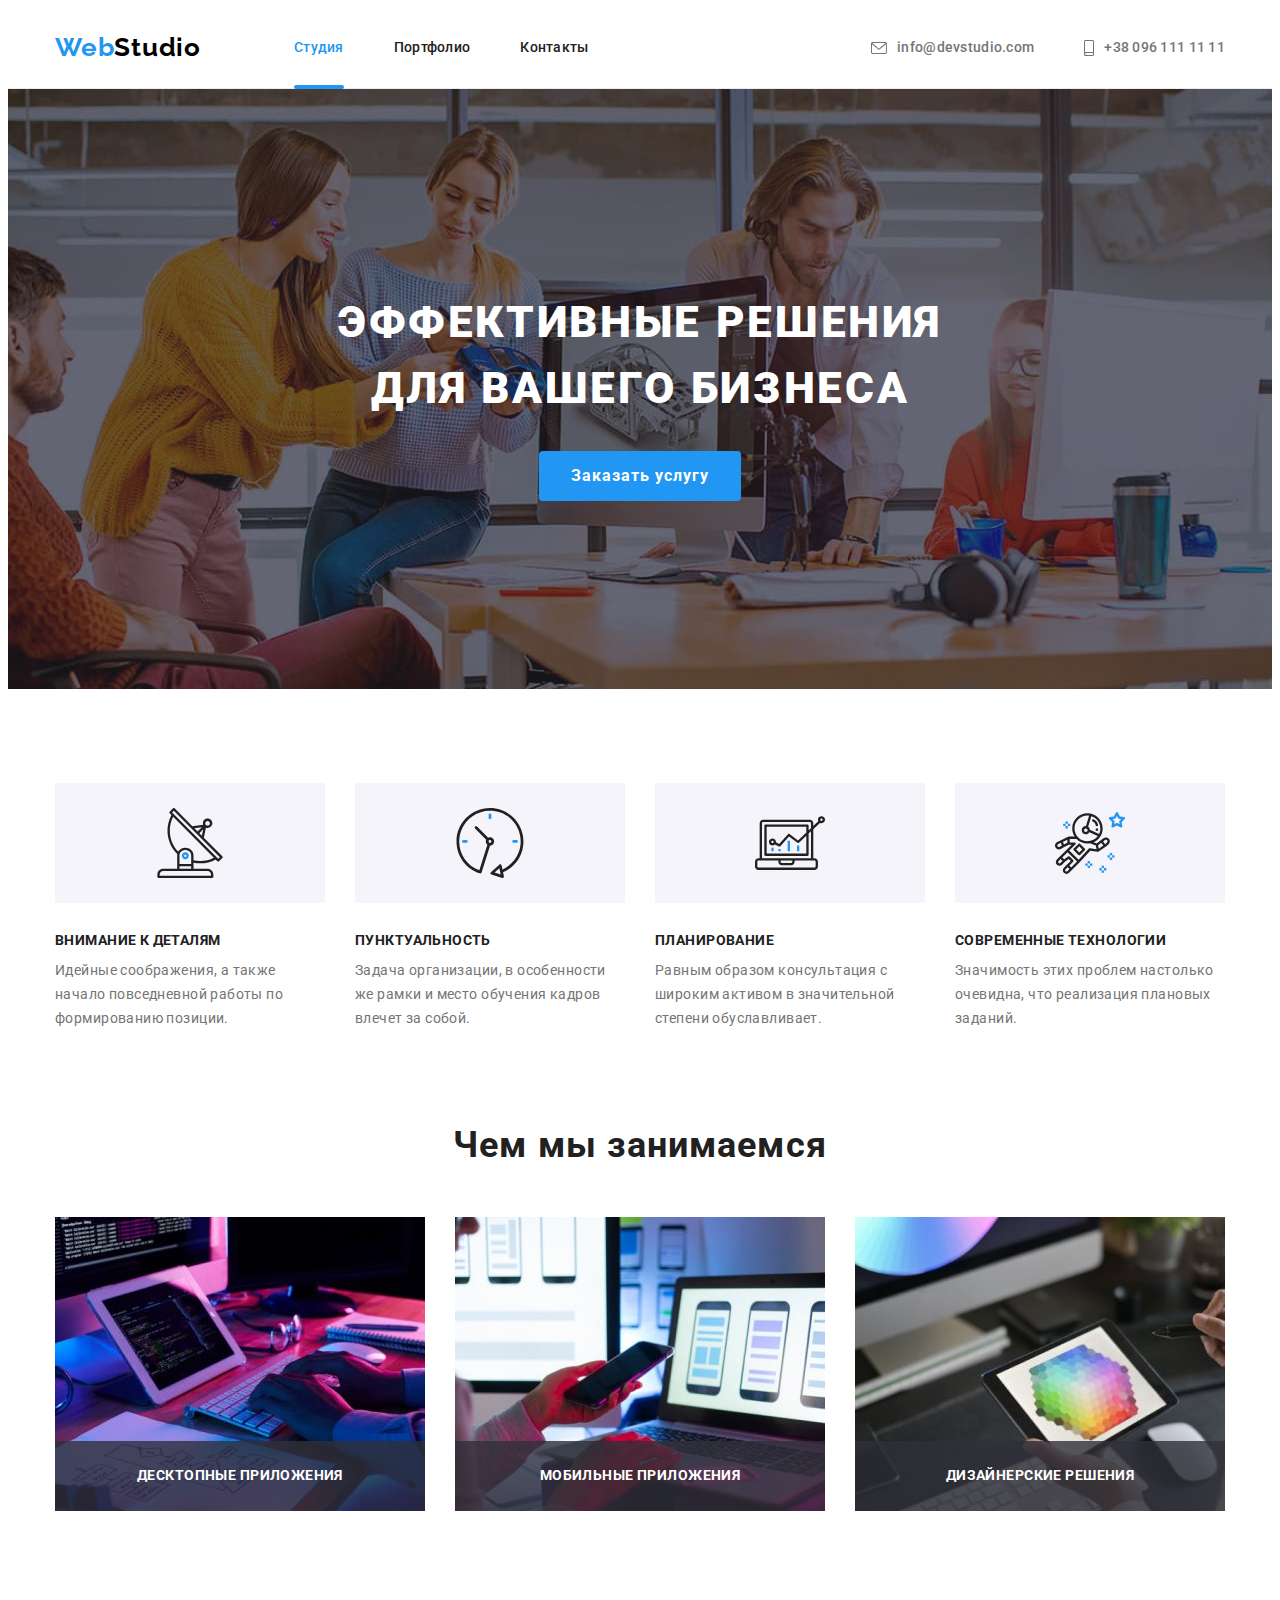
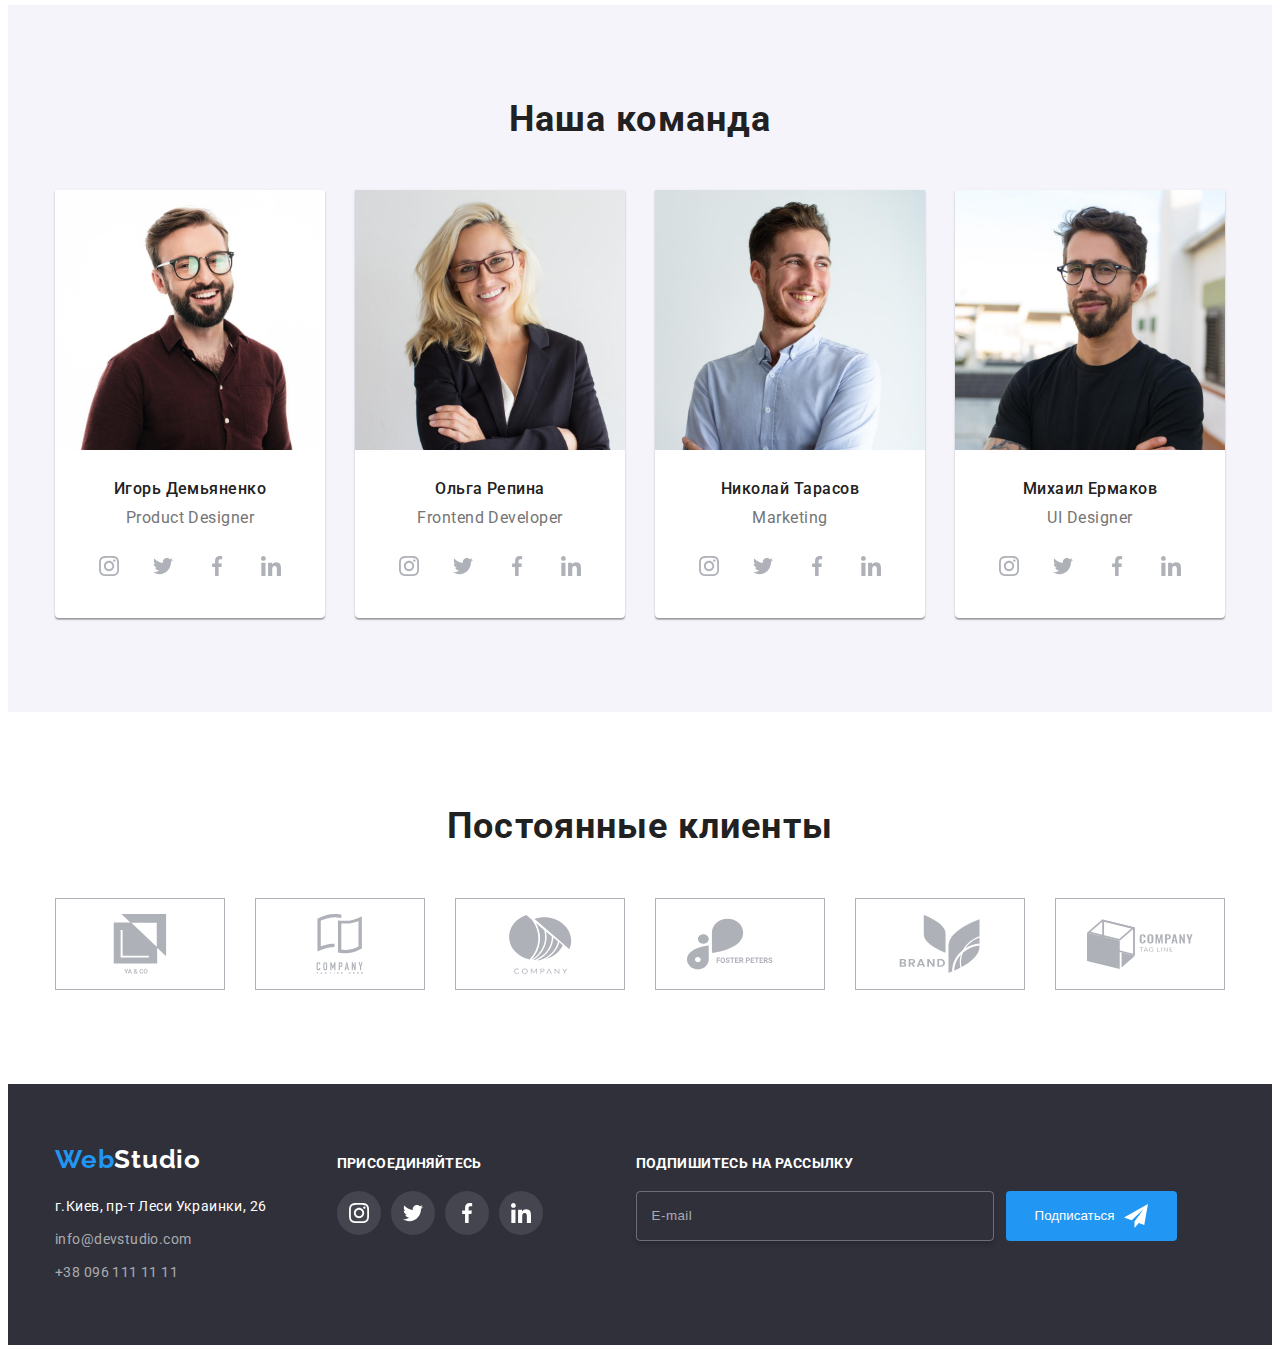
<file: index.html>
<!DOCTYPE html>
<html lang="ru">
<head>
    <meta charset="UTF-8">
    <meta http-equiv="X-UA-Compatible" content="IE=edge">
    <meta name="viewport" content="width=device-width, initial-scale=1.0">
    <title>WebStudio</title>
    <link rel="preconnect" href="https://fonts.googleapis.com">
    <link rel="preconnect" href="https://fonts.gstatic.com" crossorigin>
    <link href="https://fonts.googleapis.com/css2?family=Raleway:wght@700&family=Roboto:wght@400;500;700;900&display=swap"
          rel="stylesheet">
    <link rel="stylesheet" href="https://cdnjs.cloudflare.com/ajax/libs/modern-normalize/1.1.0/modern-normalize.min.css"
          integrity="sha512-wpPYUAdjBVSE4KJnH1VR1HeZfpl1ub8YT/NKx4PuQ5NmX2tKuGu6U/JRp5y+Y8XG2tV+wKQpNHVUX03MfMFn9Q=="
          crossorigin="anonymous" referrerpolicy="no-referrer" />
    <link rel="stylesheet" href="./css/slyles.css">
</head>

<body>
    
    <header class="page-header">
        <div class="container header-container">
            <!-- Логотип -->
            <a href="./index.html" class="logo">Web<span>Studio</span></a>
            <!-- Навигация -->
            <nav>
                <ul class="site-nav list">
                    <li class="item"><a href="./index.html" class="site-nav-link current">Студия</a></li>
                    <li class="item"><a href="./portfolio.html" class="site-nav-link">Портфолио</a></li>
                    <li class="item"><a href="" class="site-nav-link">Контакты</a></li>
                </ul>
            </nav> 
            <!-- Контакты -->
            <ul class="contacts list">
                <li class="contacts-item">
                    <a href="mailto:info@devstudio.com" class="contacts-link">
                        <svg class="contacts-icon" width="16px" height="12px">
                            <use href="./images/icons.svg#icon-envelope"></use>
                        </svg>info@devstudio.com
                    </a>
                </li>
                <li class="contacts-item">
                    <a href="tel:+380961111111" class="contacts-link">
                        <svg class="contacts-icon" width="10px" height="16px">
                            <use href="./images/icons.svg#icon-smartphone"></use>
                        </svg> +38 096 111 11 11 
                    </a>
                </li>
            </ul>
        </div>
    </header>
    
    <main>
        <!-- Секция Герой -->
        <section class="section hero">
            <div class="container">
                <h1 class="hero-title">Эффективные решения для вашего бизнеса</h1>
                <button type="button" class="hero-button" data-modal-open>Заказать услугу</button> 
            </div>
        </section>
        <!-- Секция Особенности -->
        <section class="section features-section">
            <div class="container">
                <h2 class="features-title visually-hidden">Наши преимущества</h2>
                <ul class="features list"> 
                    <li class="features-item"> 
                        <div class="features-icon-box">
                            <svg class="features-icon" width="70px" height="70px">
                                <use href="./images/icons.svg#icon-antenna"></use>
                            </svg>
                        </div>
                        <h3 class="caption">Внимание к деталям</h3>
                        <p class="desc">Идейные соображения, а также начало повседневной работы по формированию позиции.</p>
                    </li> 
                    <li class="features-item">
                        <div class="features-icon-box">
                            <svg class="features-icon" width="70px" height="70px">
                                <use href="./images/icons.svg#icon-clock"></use>
                            </svg>
                        </div>
                        <h3 class="caption">Пунктуальность</h3>
                        <p class="desc">Задача организации, в особенности же рамки и место обучения кадров влечет за собой.</p>
                    </li>
                    <li class="features-item">
                        <div class="features-icon-box">
                            <svg class="features-icon" width="70px" height="70px">
                                <use href="./images/icons.svg#icon-diagram"></use>
                            </svg>
                        </div>
                        <h3 class="caption">Планирование</h3>
                        <p class="desc">Равным образом консультация с широким активом в значительной степени обуславливает.</p>
                    </li>
                    <li class="features-item">
                        <div class="features-icon-box">
                            <svg class="features-icon" width="70px" height="70px">
                                <use href="./images/icons.svg#icon-astronaut"></use>
                            </svg>
                        </div>
                        <h3 class="caption">Современные технологии</h3>
                        <p class="desc">Значимость этих проблем настолько очевидна, что реализация плановых заданий.</p>
                    </li>   
                </ul>
            </div>
        </section>
        <!-- Секция Чем мы занимаемся -->
        <section class="section product-section">
            <div class="container">
                <h2 class="product-title">Чем мы занимаемся</h2>
                <ul class="product list">
                    <li class="product-item">
                        <div class="product-thumb">
                            <img src="./images/box1.jpg" alt="Монитор" width="370"/>
                            <h3 class="caption">Десктопные приложения</h3>
                        </div>
                    </li>
                    <li class="product-item">
                        <div class="product-thumb">
                            <img src="./images/box2.jpg" alt="Телефон" width="370"/>
                            <h3 class="caption">Мобильные приложения</h3>
                        </div>
                    </li>   
                    <li class="product-item">
                        <div class="product-thumb">
                            <img src="./images/box3.jpg" alt="Планшет" width="370"/>
                            <h3 class="caption">Дизайнерские решения</h3>
                        </div>
                    </li>
                </ul>
            </div>
        </section>
        <!-- Секция Наша команда -->
        <section class="section team-section">
            <div class="container">
                <h2 class="team-title">Наша команда</h2>
                <ul class="team list">
                    <li class="team-card"> 
                        <img class="photo" src="./images/photo1.jpg" alt="Фото дизайнера" width="270"/>
                        <div class="team-item">
                            <h3 class="name">Игорь Демьяненко</h3>
                            <p class="text">Product Designer</p>
                            <ul class="team-contacts list">
                                <li class="team-socialmedia">
                                    <a class="socialmedia-link">
                                        <svg class="team-icon"  width="20px" height="20px">
                                            <use href="./images/icons.svg#icon-instagram"></use>
                                        </svg>
                                    </a>
                                </li>
                                <li class="team-socialmedia">
                                    <a class="socialmedia-link">
                                        <svg class="team-icon" width="20px" height="20px">
                                            <use href="./images/icons.svg#icon-twitter"></use>
                                        </svg>
                                    </a>
                                </li>
                                <li class="team-socialmedia">
                                    <a class="socialmedia-link">
                                        <svg class="team-icon" width="20px" height="20px">
                                            <use href="./images/icons.svg#icon-facebook"></use>
                                        </svg>
                                    </a>
                                </li>
                                <li class="team-socialmedia">
                                    <a class="socialmedia-link">
                                        <svg class="team-icon" width="20px" height="20px">
                                            <use href="./images/icons.svg#icon-linkedin"></use>
                                        </svg>
                                    </a>
                                </li>
                            </ul>
                        </div>
                    </li>
                    <li class="team-card">
                        <img class="photo" src="./images/photo2.jpg" alt="Фото разработчика" width="270" />
                        <div class="team-item">
                            <h3 class="name">Ольга Репина</h3>
                            <p class="text">Frontend Developer</p>
                            <ul class="team-contacts list">
                                <li class="team-socialmedia">
                                    <a class="socialmedia-link">
                                        <svg class="team-icon" width="20px" height="20px">
                                            <use href="./images/icons.svg#icon-instagram"></use>
                                        </svg>
                                    </a>
                                </li>
                                <li class="team-socialmedia">
                                    <a class="socialmedia-link">
                                        <svg class="team-icon" width="20px" height="20px">
                                            <use href="./images/icons.svg#icon-twitter"></use>
                                        </svg>
                                    </a>
                                </li>
                                <li class="team-socialmedia">
                                    <a class="socialmedia-link">
                                        <svg class="team-icon" width="20px" height="20px">
                                            <use href="./images/icons.svg#icon-facebook"></use>
                                        </svg>
                                    </a>
                                </li>
                                <li class="team-socialmedia">
                                    <a class="socialmedia-link">
                                        <svg class="team-icon" width="20px" height="20px">
                                            <use href="./images/icons.svg#icon-linkedin"></use>
                                        </svg>
                                    </a>
                                </li>
                            </ul>
                        </div>
                    </li>
                    <li class="team-card">
                        <img class="photo" src="./images/photo3.jpg" alt="Фото специалиста по маркетингу" width="270" />
                        <div class="team-item">
                            <h3 class="name">Николай Тарасов</h3>
                            <p class="text">Marketing</p>
                            <ul class="team-contacts list">
                                <li class="team-socialmedia">
                                    <a class="socialmedia-link">
                                        <svg class="team-icon" width="20px" height="20px">
                                            <use href="./images/icons.svg#icon-instagram"></use>
                                        </svg>
                                    </a>
                                </li>
                                <li class="team-socialmedia">
                                    <a class="socialmedia-link">
                                        <svg class="team-icon" width="20px" height="20px">
                                            <use href="./images/icons.svg#icon-twitter"></use>
                                        </svg>
                                    </a>
                                </li>
                                <li class="team-socialmedia">
                                    <a class="socialmedia-link">
                                        <svg class="team-icon" width="20px" height="20px">
                                            <use href="./images/icons.svg#icon-facebook"></use>
                                        </svg>
                                    </a>
                                </li>
                                <li class="team-socialmedia">
                                    <a class="socialmedia-link">
                                        <svg class="team-icon" width="20px" height="20px">
                                            <use href="./images/icons.svg#icon-linkedin"></use>
                                        </svg>
                                    </a>
                                </li>
                            </ul>
                        </div>
                    </li>
                    <li class="team-card">
                        <img class="photo" src="./images/photo4.jpg" alt="Фото UI Designer" width="270"/>
                        <div class="team-item">
                            <h3 class="name">Михаил Ермаков</h3>
                            <p class="text">UI Designer</p>
                            <ul class="team-contacts list">
                                <li class="team-socialmedia">
                                    <a class="socialmedia-link">
                                        <svg class="team-icon" width="20px" height="20px">
                                            <use href="./images/icons.svg#icon-instagram"></use>
                                        </svg>
                                    </a>
                                </li>
                                <li class="team-socialmedia">
                                    <a class="socialmedia-link">
                                        <svg class="team-icon" width="20px" height="20px">
                                            <use href="./images/icons.svg#icon-twitter"></use>
                                        </svg>
                                    </a>
                                </li>
                                <li class="team-socialmedia">
                                    <a class="socialmedia-link">
                                        <svg class="team-icon" width="20px" height="20px">
                                            <use href="./images/icons.svg#icon-facebook"></use>
                                        </svg>
                                    </a>
                                </li>
                                <li class="team-socialmedia">
                                    <a class="socialmedia-link">
                                        <svg class="team-icon" width="20px" height="20px">
                                            <use href="./images/icons.svg#icon-linkedin"></use>
                                        </svg>
                                    </a>
                                </li>
                            </ul>
                        </div>
                    </li>
                </ul>
            </div>
        </section>
        <section class="section clients-section">
        <div class="container">
            <h2 class="clients-title">Постоянные клиенты</h2>
            <ul class="clients list">
                <li class="clients-item">
                    <a href="" class="clients-link" >
                        <svg class="clients-icon" width="106px" height="60px">
                            <use href="./images/icons.svg#icon-yaco"></use>
                        </svg>
                    </a>
                </li>
                <li class="clients-item">
                    <a href="" class="clients-link">
                        <svg class="clients-icon" width="106px" height="60px">
                            <use href="./images/icons.svg#icon-company1"></use>
                        </svg>
                    </a>
                 </li>
                <li class="clients-item">
                    <a href="" class="clients-link">
                        <svg class="clients-icon" width="106px" height="60px">
                            <use href="./images/icons.svg#icon-company2"></use>
                        </svg>
                    </a>
                </li>
                <li class="clients-item">
                    <a href="" class="clients-link">
                        <svg class="clients-icon" width="106px" height="60px">
                            <use href="./images/icons.svg#icon-fosterpeters"></use>
                        </svg>
                    </a>
                </li>
                <li class="clients-item">
                    <a href="" class="clients-link">
                        <svg class="clients-icon" width="106px" height="60px">
                            <use href="./images/icons.svg#icon-brand"></use>
                         </svg>
                    </a>
                </li>
                <li class="clients-item">
                    <a href="" class="clients-link">
                        <svg class="clients-icon" width="106px" height="60px">
                            <use href="./images/icons.svg#icon-company3"></use>
                        </svg>
                    </a>
                </li>
            </ul>
        </div>
        </section>
    </main>
    <!-- Футер -->
    <footer class="page-footer">
        <div class="container footer-box">
            <div class="footer-contacts-box">
                <a href="./index.html" class="logo">Web<span>Studio</span></a>
                <address>
                    <ul class="footer-contacts list">
                        <li class="footer-item"><a href="https://goo.gl/maps/vTVvt7EAzc212PKN6" class="adds">г.Киев, пр-т
                                Леси Украинки, 26</a></li>
                        <li class="footer-item"><a href="mailto:info@devstudio.com" class="footer-contacts-link">
                                info@devstudio.com </a></li>
                        <li class="footer-item"><a href="tel:+380961111111" class="footer-contacts-link"> +38 096 111 11 11
                            </a></li>
                    </ul>
                </address>
            </div>
            <div class="join">
                <h3 class="join-caption">Присоединяйтесь</h3>
                <ul class="join-contacts list">
                    <li class="join-socialmedia">
                        <a class="join-socialmedia-link">
                            <svg class="join-icon" width="20px" height="20px">
                                <use href="./images/icons.svg#icon-instagram"></use>
                            </svg>
                        </a>
                    </li>
                    <li class="join-socialmedia">
                        <a class="join-socialmedia-link">
                            <svg class="join-icon" width="20px" height="20px">
                                <use href="./images/icons.svg#icon-twitter"></use>
                            </svg>
                        </a>
                    </li>
                    <li class="join-socialmedia">
                        <a class="join-socialmedia-link">
                            <svg class="join-icon" width="20px" height="20px">
                                <use href="./images/icons.svg#icon-facebook"></use>
                            </svg>
                        </a>
                    </li>
                    <li class="join-socialmedia">
                        <a class="join-socialmedia-link">
                            <svg class="join-icon" width="20px" height="20px">
                                <use href="./images/icons.svg#icon-linkedin"></use>
                            </svg>
                        </a>
                    </li>
                </ul>
            </div>
        <!-- Subscription -->
            <div class="subscription">
                <h3 class="subscription-title">Подпишитесь на рассылку</h3>
                <form class="subscription-form">
                    <label class="subscription-label" for="email"></label>
                    <input class="subscription-input" type="email" name="subscription" id="email" placeholder="E-mail" />
                    <button class="subscription-button" type="submit"> Подписаться
                        <svg class="subscription-button-icon" width="24" height="24">
                            <use href="./images/icons.svg#icon-send"></use>
                        </svg>
                    </button>
                </form>
            </div>
        </div>
    </footer>
    <!-- Modal -->
    <div class="backdrop is-hidden" data-modal>
        <div class="modal">
        <button class="modal-button" data-modal-close>
            <svg class="modal-close-icon" width="18px" height="18px">
                <use href="./images/icons.svg#icon-close-black"></use>
            </svg>
        </button>
         <h2 class="modal-title">Оставьте свои данные, мы вам перезвоним</h2>
         <form name="form" action="#" autocomplete="off">
            <div class="form-field">
                <label class="form-label" for="name">Имя</label>
                <div class="modal-input-thumb">
                    <svg class="modal-icon" width="18px" height="18px">
                        <use href="./images/icons.svg#icon-person-black"></use>
                    </svg>
                    <input class="form-input" type="text" name="user-name" id="name" />
                </div>
            </div>
            <div class="form-field">
                <label class="form-label" for="tel">Телефон</label>
                <div class="modal-input-thumb">
                    <svg class="modal-icon" width="18px" height="18px">
                        <use href="./images/icons.svg#icon-phone-black"></use>
                    </svg>
                    <input class="form-input" type="tel" name="tel" id="tel" />
                </div>
            </div>
            <div class="form-field">
                <label class="form-label" for="mail">Почта</label>
                <div class="modal-input-thumb">
                    <svg class="modal-icon" width="18px" height="18px">
                        <use href="./images/icons.svg#icon-email-black"></use>
                    </svg>
                    <input class="form-input" type="email" name="mail" id="mail" />
                </div>
            </div>
            <div class="form-field">
                <label class="form-label" for="form-textarea">Комментарий</label>
                <textarea class="form-input form-textarea" name="form-comment" id="form-textarea" placeholder="Введите текст"></textarea>
            </div>
            <label class="chekbox-label">
                <input class="checkbox-input" type="checkbox" name="treaty" required />
                <span class="checkbox-icon"></span>
                Соглашаюсь с рассылкой и принимаю <a class="conditions" href="">Условия договора</a>
            </label>
            <button class="form-button" type="submit">Отправить</button>
        </form>
        </div> 
    </div>
    <script src="./js/modal.js"></script>
</body>
</html>
</file>
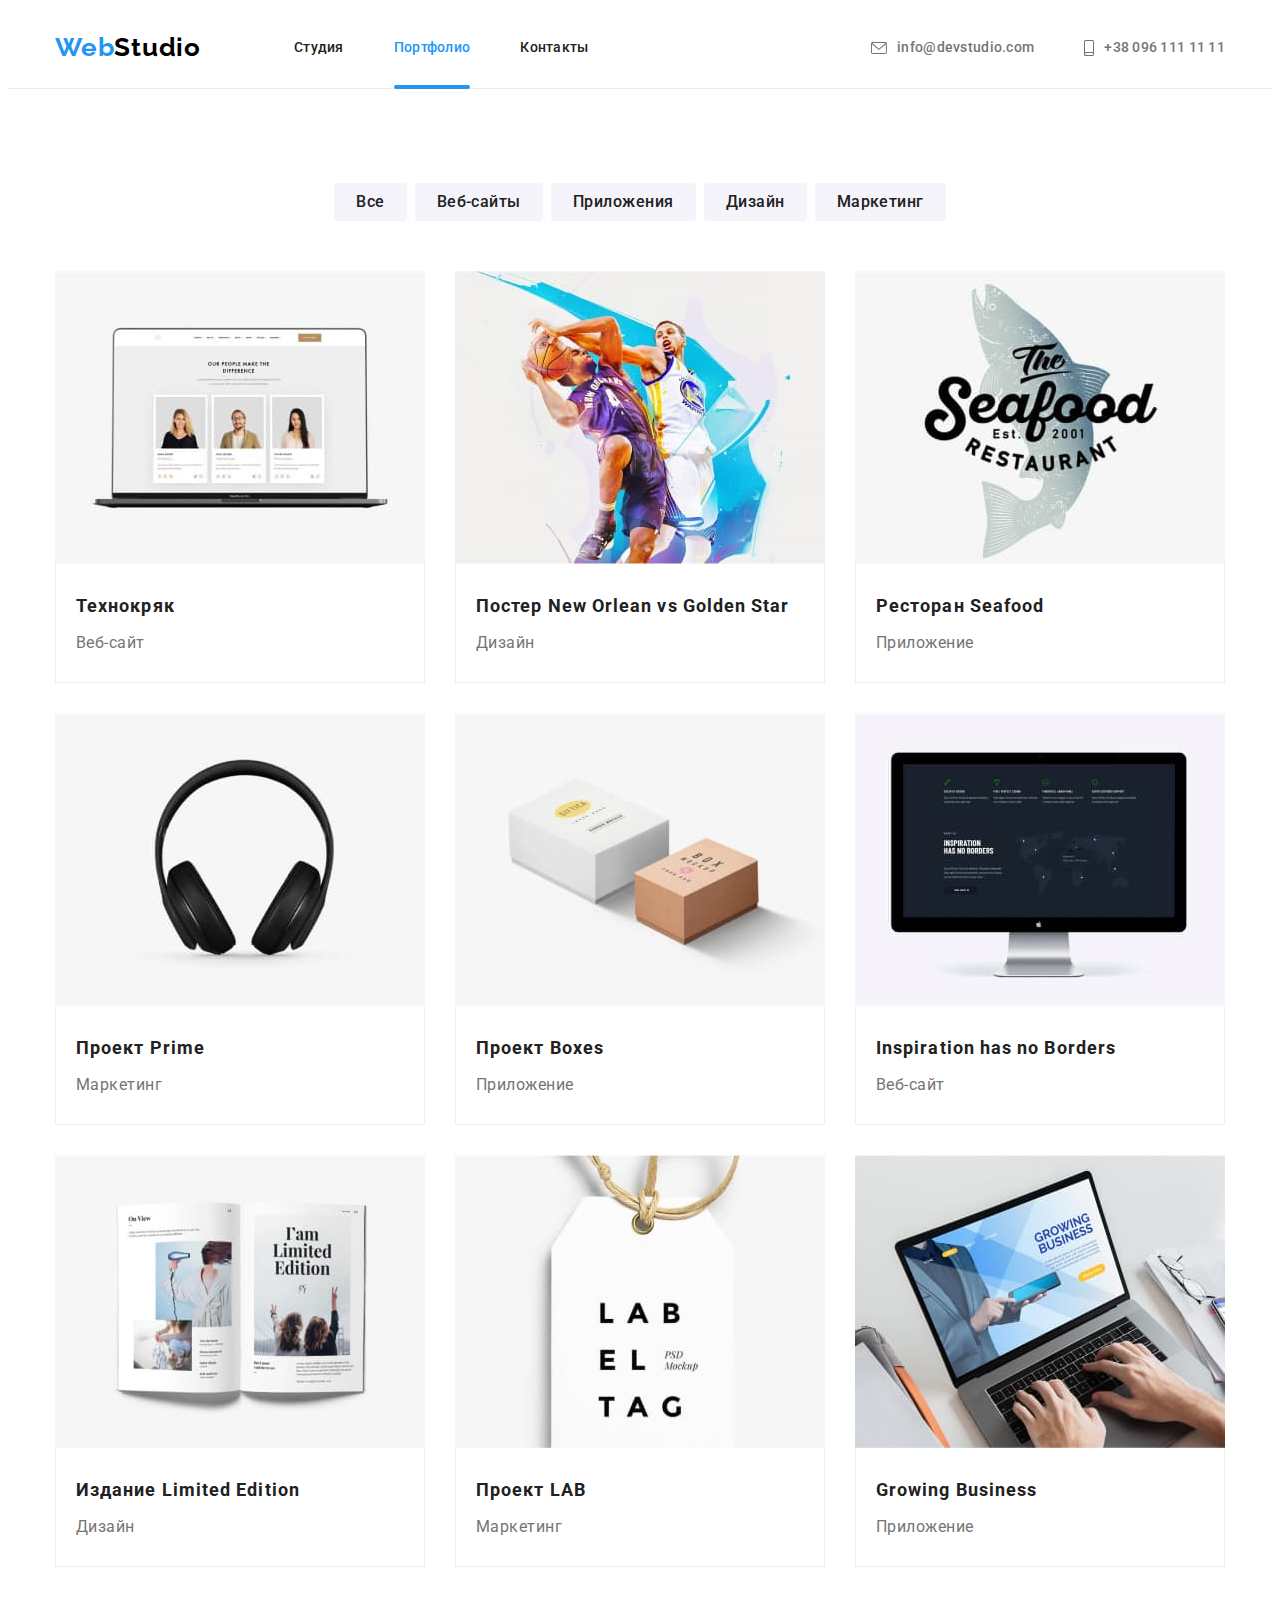
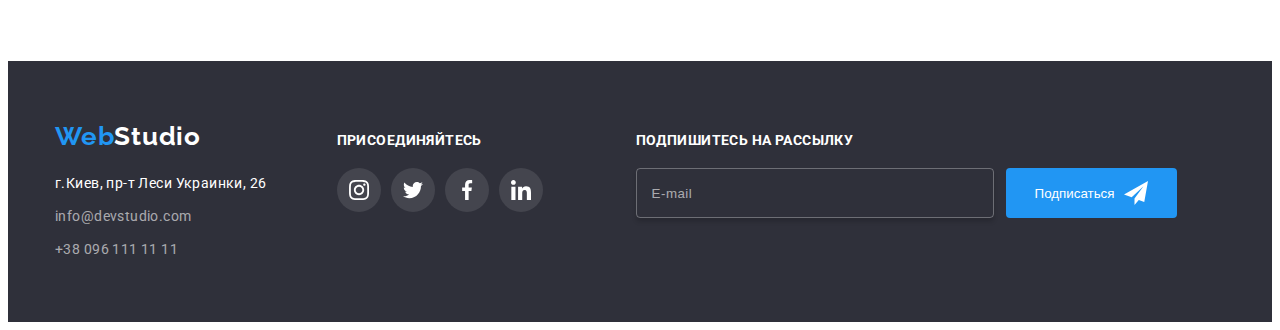
<file: portfolio.html>
<!DOCTYPE html>
<html lang="ru">

<head>
    <meta charset="UTF-8">
    <meta http-equiv="X-UA-Compatible" content="IE=edge">
    <meta name="viewport" content="width=device-width, initial-scale=1.0">
    <title>WebStudio</title>
    <link rel="preconnect" href="https://fonts.googleapis.com">
    <link rel="preconnect" href="https://fonts.gstatic.com" crossorigin>
    <link
        href="https://fonts.googleapis.com/css2?family=Raleway:wght@700&family=Roboto:wght@400;500;700;900&display=swap"
        rel="stylesheet">
    <link rel="stylesheet" href="https://cdnjs.cloudflare.com/ajax/libs/modern-normalize/1.1.0/modern-normalize.min.css"
        integrity="sha512-wpPYUAdjBVSE4KJnH1VR1HeZfpl1ub8YT/NKx4PuQ5NmX2tKuGu6U/JRp5y+Y8XG2tV+wKQpNHVUX03MfMFn9Q=="
        crossorigin="anonymous" referrerpolicy="no-referrer" />
    <link rel="stylesheet" href="./css/slyles.css">
</head>

<header class="page-header">
    <div class="container header-container">
        <!-- Логотип -->
        <a href="./index.html" class="logo">Web<span>Studio</span></a>
        <!-- Навигация -->
        <nav>
            <ul class="site-nav list">
                <li class="item"><a href="./index.html" class="site-nav-link">Студия</a></li>
                <li class="item"><a href="./portfolio.html" class="site-nav-link current">Портфолио</a></li>
                <li class="item"><a href="" class="site-nav-link">Контакты</a></li>
            </ul>
        </nav>
        <!-- Контакты -->
        <ul class="contacts list">
            <li class="contacts-item">
                <a href="mailto:info@devstudio.com" class="contacts-link">
                    <svg class="contacts-icon" width="16px" height="12px">
                        <use href="./images/icons.svg#icon-envelope"></use>
                    </svg>info@devstudio.com
                </a>
            </li>
            <li class="contacts-item">
                <a href="tel:+380961111111" class="contacts-link">
                    <svg class="contacts-icon" width="10px" height="16px">
                        <use href="./images/icons.svg#icon-smartphone"></use>
                    </svg> +38 096 111 11 11
                </a>
            </li>
        </ul>
    </div>
</header>

    <main>
        <!-- Фильтр -->
        <section class="section portfolio">
            <div class="container">
                <ul class="filter list">
                    <li class="filter-item"><button type="button" class="button">Все</button></li>
                    <li class="filter-item"><button type="button" class="button">Веб-сайты</button></li>
                    <li class="filter-item"><button type="button" class="button">Приложения</button></li>
                    <li class="filter-item"><button type="button" class="button">Дизайн</button></li>
                    <li class="filter-item"><button type="button" class="button">Маркетинг</button></li>
                </ul>
            
                <!-- Наши проекты -->
            
                <ul class="projects list">
                    <li class="projects-item">
                        <a href="" class="projects-card">
                            <div class="projects-thumb">
                                <img src="./images/technokryak.jpg" alt="Открытый ноутбук со стартовой страницей сайта на экране" width="370" height="292"/>
                                <div class="projects-overlay">
                                   <p class="projects-description">Ресурс предлагает комплексные предложения с разным уровнем функционала и сервисов. 
                                Все это позволит посетителю получить исчерпывающие сведения о компании или частном лице.</p>
                                </div>
                            </div>
                            <div class="card-content">
                                <h3 class="title">Технокряк</h3>
                                <p class="text">Веб-сайт</p>
                            </div>
                        </a>
                    </li>
                    <li class="projects-item"> 
                        <a href="" class="projects-card">
                            <div class="projects-thumb">
                                <img src="./images/poster.jpg" alt="Два баскетболиста с мячом" width="370" height="292"/>
                                <div class="projects-overlay">
                                    <p class="projects-description">Ресурс предлагает комплексные предложения с разным уровнем функционала и сервисов.
                                        Все это позволит посетителю получить исчерпывающие сведения о компании или частном лице.</p>
                                </div>
                            </div>
                            <div class="card-content">
                                <h3 class="title">Постер New Orlean vs Golden Star</h3>
                                <p class="text">Дизайн</p>
                            </div>
                        </a>
                    </li>
                    <li class="projects-item"> 
                        <a href="" class="projects-card">
                            <div class="projects-thumb">
                                <img src="./images/seafood.jpg" alt="Логотип ресторана Seafood" width="370" height="292"/>
                                <div class="projects-overlay">
                                    <p class="projects-description">Ресурс предлагает комплексные предложения с разным уровнем функционала и сервисов.
                                        Все это позволит посетителю получить исчерпывающие сведения о компании или частном лице.</p>
                                </div>
                            </div>
                            <div class="card-content">
                                <h3 class="title">Ресторан Seafood</h3>
                                <p class="text">Приложение</p>
                            </div>
                        </a>    
                    </li>
                    <li class="projects-item"> 
                        <a href="" class="projects-card">
                            <div class="projects-thumb">
                                <img src="./images/prime.jpg" alt="Черные наушники" width="370" height="292"/>
                                <div class="projects-overlay">
                                    <p class="projects-description">Ресурс предлагает комплексные предложения с разным уровнем функционала и сервисов.
                                        Все это позволит посетителю получить исчерпывающие сведения о компании или частном лице.</p>
                                </div>
                            </div>
                            <div class="card-content">
                                <h3 class="title">Проект Prime</h3>
                                <p class="text">Маркетинг</p>
                            </div>
                        </a>
                    </li>
                    <li class="projects-item"> 
                        <a href="" class="projects-card">
                            <div class="projects-thumb">
                                <img src="./images/boxes.jpg" alt="Две прямоугольные коробки: белая и крафтовая" width="370" height="292"/>
                                <div class="projects-overlay">
                                    <p class="projects-description">Ресурс предлагает комплексные предложения с разным уровнем функционала и сервисов.
                                        Все это позволит посетителю получить исчерпывающие сведения о компании или частном лице.</p>
                                </div>
                            </div>
                            <div class="card-content">
                                <h3 class="title">Проект Boxes</h3>
                                <p class="text">Приложение</p>
                            </div>
                        </a>
                    </li>
                    <li class="projects-item"> 
                        <a href="" class="projects-card">
                            <div class="projects-thumb">
                                <img src="./images/inspiration.jpg" alt="Монитор со стартовой страницей сайта Inspiration has no Borders на экране" width="370" height="292"/>
                                <div class="projects-overlay">
                                    <p class="projects-description">Ресурс предлагает комплексные предложения с разным уровнем функционала и сервисов.
                                        Все это позволит посетителю получить исчерпывающие сведения о компании или частном лице.</p>
                                </div>
                            </div>
                            <div class="card-content">
                                <h3 class="title">Inspiration has no Borders</h3>
                                <p class="text">Веб-сайт</p>
                            </div>
                        </a>
                    </li>
                    <li class="projects-item"> 
                        <a href="" class="projects-card">
                            <div class="projects-thumb">
                                <img src="./images/limed.jpg" alt="Разворот журнала с заголовком I'am Limited Edition" width="370" height="292"/>
                                <div class="projects-overlay">
                                    <p class="projects-description">Ресурс предлагает комплексные предложения с разным уровнем функционала и сервисов.
                                        Все это позволит посетителю получить исчерпывающие сведения о компании или частном лице.</p>
                                </div>
                            </div>
                            <div class="card-content">
                                <h3 class="title">Издание Limited Edition</h3>
                                <p class="text">Дизайн</p>
                            </div>
                        </a>
                    </li>
                    <li class="projects-item">  
                        <a href="" class="projects-card">
                            <div class="projects-thumb">
                                <img src="./images/lab.jpg" alt="Навесной ярлык для одежды с надписью LAB EL TAG" width="370" height="292"/>
                                <div class="projects-overlay">
                                    <p class="projects-description">Ресурс предлагает комплексные предложения с разным уровнем функционала и сервисов.
                                        Все это позволит посетителю получить исчерпывающие сведения о компании или частном лице.</p>
                                </div>
                            </div>
                            <div class="card-content">
                                <h3 class="title">Проект LAB</h3>
                                <p class="text">Маркетинг</p>
                            </div>
                        </a>
                    </li>
                    <li class="projects-item"> 
                        <a href="" class="projects-card">
                            <div class="projects-thumb">
                                <img src="./images/growbusiness.jpg" alt="Две руки на клавиатуре ноутбука" width="370" height="292"/>
                                <div class="projects-overlay">
                                    <p class="projects-description">Ресурс предлагает комплексные предложения с разным уровнем функционала и сервисов.
                                        Все это позволит посетителю получить исчерпывающие сведения о компании или частном лице.</p>
                                </div>
                            </div>
                            <div class="card-content">
                                <h3 class="title">Growing Business</h3>
                                <p class="text">Приложение</p>
                            </div>
                        </a>        
                    </li>
                </ul>
            </div>
        </section>
    </main>

<!-- Футер -->
<footer class="page-footer">
    <div class="container footer-box">
        <div class="footer-contacts-box">
            <a href="./index.html" class="logo">Web<span>Studio</span></a>
            <address>
                <ul class="footer-contacts list">
                    <li class="footer-item"><a href="https://goo.gl/maps/vTVvt7EAzc212PKN6" class="adds">г.Киев, пр-т
                            Леси Украинки, 26</a></li>
                    <li class="footer-item"><a href="mailto:info@devstudio.com" class="footer-contacts-link">
                            info@devstudio.com </a></li>
                    <li class="footer-item"><a href="tel:+380961111111" class="footer-contacts-link"> +38 096 111 11 11
                        </a></li>
                </ul>
            </address>
        </div>
        <div class="join">
            <h3 class="join-caption">Присоединяйтесь</h3>
            <ul class="join-contacts list">
                <li class="join-socialmedia">
                    <a class="join-socialmedia-link">
                        <svg class="join-icon" width="20px" height="20px">
                            <use href="./images/icons.svg#icon-instagram"></use>
                        </svg>
                    </a>
                </li>
                <li class="join-socialmedia">
                    <a class="join-socialmedia-link">
                        <svg class="join-icon" width="20px" height="20px">
                            <use href="./images/icons.svg#icon-twitter"></use>
                        </svg>
                    </a>
                </li>
                <li class="join-socialmedia">
                    <a class="join-socialmedia-link">
                        <svg class="join-icon" width="20px" height="20px">
                            <use href="./images/icons.svg#icon-facebook"></use>
                        </svg>
                    </a>
                </li>
                <li class="join-socialmedia">
                    <a class="join-socialmedia-link">
                        <svg class="join-icon" width="20px" height="20px">
                            <use href="./images/icons.svg#icon-linkedin"></use>
                        </svg>
                    </a>
                </li>
            </ul>
        </div>
        <!-- Subscription -->
        <div class="subscription">
            <h3 class="subscription-title">Подпишитесь на рассылку</h3>
            <form class="subscription-form">
                <label class="subscription-label" for="email"></label>
                <input class="subscription-input" type="email" name="subscription" id="email" placeholder="E-mail" />
                <button class="subscription-button" type="submit"> Подписаться
                    <svg class="subscription-button-icon" width="24" height="24">
                        <use class="subscription-button-svg" href="./images/icons.svg#icon-send"></use>
                    </svg>
                </button>
            </form>
        </div>
    </div>
</footer>
</body>

</html>
</file>
<file: css/slyles.css>
html {
  box-sizing: border-box;
}

*,
*::before,
*::after {
  box-sizing: inherit;
}

/* Основной цвет текста:#757575 серый */
/* Цвет заголовков (доп. цвет текста): #212121 около черный */
/* Заголовок Героя и контраст: #FFFFFF белый */
/* Акцент:  #2196F3 синенький */
/* Внимание! Footer mail & tel: rgba(255, 255, 255, 0.6) */

:root {
  --primary-text-color: #757575;
  --title-text-color: #212121;
  --accent-color: #2196f3;
  --primary-white-color: #ffffff;
  --primary-bg-color: #e5e5e5;
  --accent-bg-color: #2f303a;
  --team-bg-color: #f5f4fa;
  --clients-svg-color: #AFB1B8;

  --projects-gap: 30px;
}

body {
  font-family: 'Roboto', sans-serif;
  color: var(--primary-text-color);
}

h1, 
h2, 
h3, 
h4, 
h5, 
h6, 
p {
  margin: 0;
}

img {
  display: block;
  max-width: 100%;
  height: auto;
}

.list {
  list-style: none;
  margin: 0;
  padding: 0;
}

.container {
  width: 1200px;
  padding-left: 15px;
  padding-right: 15px;
  margin: 0 auto;
}

/* Page-header */
.page-header {
  border-bottom: 1px solid #ECECEC;
  background-color: var(--primary-white-color);
}

.header-container {
  display: flex;
  align-items: center;
}
  
/* Logo */

.logo {
  display: flex;

  color: var(--accent-color);
  font-family: 'Raleway';
  font-style: normal;
  font-weight: 700;
  font-size: 26px;
  line-height: 1.2;
  letter-spacing: 0.78px;
  text-decoration: none;
}

.page-header .logo span {
  color: #000000;
}

/* Site nav */
nav {
  margin-left: 93px;
}

.site-nav {
  display: flex;
}

.site-nav .item + .item {
  margin-left: 50px;
}

.site-nav .site-nav-link {
  display: flex;
  padding-top: 32px;
  padding-bottom: 32px;
  
  color: var(--title-text-color);
  font-weight: 500;
  font-size: 14px;
  line-height: 1.14;
  letter-spacing: 0.28px;
  text-decoration: none;

  transition: color 250ms cubic-bezier(0.4, 0, 0.2, 1);
}

.site-nav .site-nav-link:hover,
.site-nav .site-nav-link:focus {
  color: var(--accent-color);
}

.site-nav .site-nav-link.current {
  color: var(--accent-color);
  position: relative;
}

.site-nav-link.current::after {
  content: '';
  position: absolute;
  left: 0;
  bottom: -1px;
  width: 100%;
  border: 2px solid var(--accent-color);
  border-radius: 2px;
  background-color: var(--accent-color);
}

/* Contacts */

.contacts {
  display: flex;
  margin-left: auto;
}

.contacts .contacts-item + .contacts-item {
  margin-left: 50px;
}

.contacts-item {
  display: flex;
  justify-content: center;
  align-items: center;
}

.contacts .contacts-link {
  display: flex;
  align-items: center;
  padding-top: 32px;
  padding-bottom: 32px;

  color: var(--primary-text-color);
  font-weight: 500;
  font-size: 14px;
  line-height: 1.14;
  letter-spacing: 0.28px;
  text-decoration: none;

  transition: color 250ms cubic-bezier(0.4, 0, 0.2, 1);
  
}

.contacts .contacts-link:hover,
.contacts .contacts-link:focus,
.footer-contacts .footer-contacts-link:hover,
.footer-contacts .footer-contacts-link:focus {
 color: var(--accent-color);
}

.contacts-icon { 
  margin-right: 10px;
  fill: currentColor;
  transition: background-color 500ms cubic-bezier(0.4, 0, 0.2, 1);
}

.clients-link:hover .contacts-icon,
.clients-link:focus .contacts-icon { 
  fill: var(--accent-color);
}

/* Стили для index.html */
.section {
  padding-top: 94px;
  padding-bottom: 94px;
}

/* Hero */
/* Img Overlay */

.hero {
  max-width: 1600px;
  height: 600px;
  margin: 0 auto;
  padding-top: 200px;
  padding-bottom: 200px;
  text-align: center;

  background-color:var(--accent-bg-color) ;  
  background-image: linear-gradient(
    to right,
    rgba(47, 48, 58, 0.4),
    rgba(47, 48, 58, 0.4)
  ),
  url(../images/hero-bg.jpg);

  
  background-repeat: no-repeat;
  background-position: center;
  background-size: cover;
}

.hero-title {
  width: 696px;
  margin: 0 auto 30px;
  
  color: var(--primary-white-color);
  font-weight: 900;
  font-size: 44px;
  line-height: 1.5;
  letter-spacing: 2.64px;
  text-transform: uppercase;
}

.hero-button {
  border: none;
  border-radius: 4px;
  padding: 10px 32px;
  min-width: 200px;
  margin: 0 auto;

  background-color: var(--accent-color);
  color: var(--primary-white-color);
  font-family: inherit;
  font-weight: 700;
  font-size: 16px;
  line-height: 1.88;
  display: flex;
  align-items: center;
  text-align: center;
  letter-spacing: 0.96px;
  cursor: pointer;

  transition: background-color 250ms cubic-bezier(0.4, 0, 0.2, 1);
}

.hero-button:hover,
.hero-button:focus {
  background-color: #188CE8;
}

/* Features */

.features-section {
  padding-bottom: 0;
}

.features {
  display: flex;
}
.features .features-item + .features-item {
  margin-left: 30px;
}

.features-item {
  width: 270px;
}
.features-icon-box {
  display: flex;
  justify-content: center;
  align-items: center;
  width: 100%;
  height: 120px;
  margin-bottom: 30px;
  background-color: var(--team-bg-color);
}

/* Заголовок будем скрывать */
.features-title {
  color: var(--title-text-color);
  margin-top: 0;
}
.visually-hidden { 
  position: absolute; 
  width: 1px; 
  height: 1px; 
  margin: -1px; 
  border: 0; 
  padding: 0; 
  white-space: nowrap; 
  clip-path: inset(100%); 
  clip: rect(0 0 0 0); 
  overflow: hidden; 
} 

.features .caption {
  margin-top: 0;
  margin-bottom: 10px;

  color: var(--title-text-color);
  font-weight: 700;
  font-size: 14px;
  line-height: 1.14;
  letter-spacing: 0.42px;
  text-transform: uppercase;
}

.features .desc {
  margin-top: 0;
  margin-bottom: 0;

  font-size: 14px;
  line-height: 1.71;
  letter-spacing: 0.42px;
}

/* Product */

.product {
  display: flex;
}

.product .product-item + .product-item{
  margin-left: 30px;
}

.product-title,
.team-title,
.clients-title {
  margin-top: 0;
  margin-bottom: 50px;
  
  color: var(--title-text-color);
  font-weight: 700;
  font-size: 36px;
  line-height: 1.16;
  text-align: center;
  letter-spacing: 1.08px;
}
.product-thumb {
  position: relative;
}

.product .caption {
  display: flex;
  justify-content: center;
  align-items: center;
  position: absolute;
  bottom: 0;
  width: 100%;
  height: 70px;
 
  color: var(--primary-white-color);
  font-weight: 700;
  font-size: 14px;
  line-height: 1.14;
  letter-spacing: 0.42px;
  text-transform: uppercase;
  background-color:rgba(47, 48, 58, 0.8);
}
/* Team */

.team-section {
  background-color: var(--team-bg-color);
}
.team {
  display: flex;
}

.team .team-card + .team-card {
  margin-left: 30px;
}

.team-card {
  background-color: var(--primary-white-color);

  box-shadow: 0px 1px 3px rgba(0, 0, 0, 0.12),
  0px 1px 1px rgba(0, 0, 0, 0.14),
  0px 2px 1px rgba(0, 0, 0, 0.2);
  border-radius: 0px 0px 4px 4px;
}

.team-item {
  padding-top: 30px;
  padding-bottom: 30px;
}

.team .name {
  margin-bottom: 10px;
  color: var(--title-text-color);

  font-weight: 500;
  font-size: 16px;
  line-height: 1.18;
  text-align: center;
  letter-spacing: 0.48px;
}

.team .text {
  font-size: 16px;
  line-height: 1.18;
  text-align: center;
  letter-spacing: 0.48px;
}

.team-contacts {
  display: flex;
  justify-content:center;
  align-items: center;
  margin-top: 16px;
}

.team-socialmedia + .team-socialmedia {
  margin-left: 10px;
}

.socialmedia-link {
  display: flex;
  justify-content: center;
  align-items: center;
  width: 44px;
  height: 44px;
  border-radius: 50%;
  transition: background-color 250ms cubic-bezier(0.4, 0, 0.2, 1);
}

.socialmedia-link:hover,
.socialmedia-link:focus {
  background-color: var(--accent-color);
  border-radius: 50%;
}

.socialmedia-link:hover .team-icon, 
.socialmedia-link:focus .team-icon {
  fill: var(--primary-white-color);
}

.team-icon {
  fill: var(--clients-svg-color);
  transition: fill 250ms cubic-bezier(0.4, 0, 0.2, 1);
}

/* Clients Section */

.clients {
  display: flex; 
}

.clients .clients-item +.clients-item {
  margin-left: 30px;
}
.clients-item {
  color: var(--clients-svg-color);
  width: 170px;
  height: 92px;
  border: 1px solid currentColor;

  transition: color 250ms cubic-bezier(0.4, 0, 0.2, 1);
}

.clients-item:hover,
.clients-item:focus {
  color: var(--accent-color);
}

.clients-item:hover .clients-link,
.clients-item:focus .clients-link {
  color: var(--accent-color);
}

.clients-link {
  display: flex;
  justify-content: center;
  align-items: center;
  height: 100%;
  color: var(--clients-svg-color);
  transition: color 250ms cubic-bezier(0.4, 0, 0.2, 1);
}

.clients-icon {
  fill: currentColor;
}

/* Footer */

.page-footer {
  display: flex;
  background-color: var(--accent-bg-color);
  padding-top: 60px;
  padding-bottom: 60px;
}

.page-footer .logo { 
  margin-bottom: 20px;
}

.page-footer .logo span {
  color: var(--primary-white-color);
}

.footer-box {
  display: flex;
  align-items: baseline;
}

.footer-item + .footer-item {
  margin-top: 9px;
}

.footer-contacts .adds {
  font-style: normal;
  font-size: 14px;
  line-height: 1.71;
  letter-spacing: 0.42px;
  text-decoration: none;
  color: var(--primary-white-color);
}

.footer-contacts .footer-contacts-link {
  font-style: normal;
  font-size: 14px;
  line-height: 1.71;
  letter-spacing: 0.42px;
  text-decoration: none;
  color: rgba(100%, 100%, 100%, 60%);

  transition: color 250ms cubic-bezier(0.4, 0, 0.2, 1);
}

/* Join */

.join {
  margin-left: 70px;
}

.join-caption,
.subscription-title {
  font-weight: 700;
  font-size: 14px;
  line-height: 16px;
  letter-spacing: 0.03em;
  text-transform: uppercase;
  
  color: var(--primary-white-color);
  margin-bottom: 20px;
}

.join-contacts {
  display: flex;
}

.join-socialmedia+.join-socialmedia {
  margin-left: 10px;
}

.join-socialmedia-link {
  display: flex;
  justify-content: center;
  align-items: center;
  width: 44px;
  height: 44px;
  background-color: rgba(255, 255, 255, 0.1);
  border-radius: 50%;

  transition: background-color 250ms cubic-bezier(0.4, 0, 0.2, 1);
}

.join-socialmedia-link:hover,
.join-socialmedia-link:focus {
  background-color: var(--accent-color);
}

.join-icon {
  fill: var(--primary-white-color);
}

/* Subscription */

.subscription-form {
  display: flex;
  margin-left: 93px;
}

.subscription-title {
  margin-left: 93px;
}

.subscription-input {
  margin-right: 12px;
  width: 358px;
  height: 50px;
  padding: 0 15px;
  border: 1px solid rgba(255, 255, 255, 0.3);
  border-radius: 4px;
  color: rgba(255, 255, 255, 0.6);
  background-color: transparent;
  letter-spacing: 0.48px;
  line-height: 1.25;
  box-shadow: 0px 4px 4px rgba(0, 0, 0, 0.15);
}

.subscription-input::placeholder {
  color: rgba(255, 255, 255, 0.6);
}

.subscription-button {
  display: flex;
  justify-content: center;
  align-items: center;
  border-radius: 4px;
  border: none;
  padding: 10px 29px;
  color: var(--primary-white-color);
  background-color: var(--accent-color);
}

.subscription-button-icon {
  fill: var(--primary-white-color);
  margin-left: 10px;
}

/* Styles for portfolio.html */

.filter {
  display: flex;
  flex-direction: row;
  justify-content: center;

  margin-bottom: 50px;
}

.button {
  display: block;
  border-radius: 4px;
  border: none;
  padding: 6px 22px;

  color: var(--title-text-color);
  background-color: var(--team-bg-color);
  font-family: inherit;
  font-weight: 500;
  font-size: 16px;
  line-height: 1.62;
  text-align: center;
  letter-spacing: 0.48px;
  cursor: pointer;

  transition: background-color 250ms cubic-bezier(0.4, 0, 0.2, 1), box-shadow 250ms cubic-bezier(0.4, 0, 0.2, 1), color 250ms cubic-bezier(0.4, 0, 0.2, 1);
}
 
.button:hover,
.button:focus {
  background-color:var(--accent-color);
  color:var(--primary-white-color) ;
  box-shadow: 0px 4px 4px rgba(0, 0, 0, 0.25);
}

.filter-item:not(:last-child) {
  margin-right: 8px;
}

.projects {
  display: flex;
  flex-direction: row;
  align-items: center; 
  flex-wrap: wrap;
  margin-right: calc(-1 * var(--projects-gap));
  margin-bottom: calc(-1 * var(--projects-gap)); 
}

.projects-card {
  display: block;
  text-decoration: none;
  transition: box-shadow 250ms cubic-bezier(0.4, 0, 0.2, 1);
}

.projects-card:hover,
.projects-card:focus {
  box-shadow: 0px 4px 4px rgba(0, 0, 0, 0.25);
}

.projects-thumb {
  position: relative;
  overflow: hidden;
}

.projects-overlay {
  position: absolute;
  top: 0;
  left: 0;
  width: 100%;
  height: 100%;
  background-color: rgba(33, 150, 243, 0.9);
  
  transform: translateY(100%);
  transition: transform 250ms cubic-bezier(0.4, 0, 0.2, 1);
}

.projects-card:hover .projects-overlay,
.projects-card:focus .projects-overlay {
  transform: translateY(0);
}

.projects-description {
  position: absolute;
  top: 50%;
  left: 50%;
  transform: translate(-50%, -50%);
  
  min-width: 322px;
  min-height: 168px;
  color: var(--primary-white-color);
  font-size: 18px;
  line-height: 1.56;
  letter-spacing: 0.03em;
}

.card-content {
  padding: 24px 20px;
  border-bottom: 1px solid #EEEEEE;
  border-left: 1px solid #EEEEEE;
  border-right: 1px solid #EEEEEE;
}

.projects-item {
  width: calc(100%/3 - 30px);
  margin-right: var(--projects-gap);
  margin-bottom: var(--projects-gap); 
}

/* .projects-item:nth-child(3n) {
  margin-right: 0;
}
.projects-item:nth-last-child(-n+3) {
  margin-bottom: 0;} */
 
.projects .title {
  font-weight: 700;
  font-size: 18px;
  line-height: 2;
  letter-spacing: 1.08px;
  color: var(--title-text-color);
}
.projects .text {
  margin-top: 4px;
  font-size: 16px;
  line-height: 1.88;
  letter-spacing: 0.48px;
  color: var(--primary-text-color);
}

/* для все img img {
  display: block;
  max-width: 100%;
  height: auto;
} */

.backdrop {
  position: fixed;
  top: 0;
  left: 0;
  width: 100%;
  height: 100%;
  background-color: rgba(0, 0, 0, 0.2);

  opacity: 1;
  transition: opacity 250ms cubic-bezier(0.4, 0, 0.2, 1);
}

.backdrop.is-hidden {
  opacity: 0;
  visibility: visible;
  pointer-events: none;
}

.backdrop.is-hidden .modal {
  transform: translate(-50%, -50%) scale(0.8);
}

.modal {
  position: absolute;
  left: 50%;
  top: 50%;
  
  max-width: 528px;
  width: 100%;
  min-height: 581px; 
  padding: 0 40px;
  background-color: var(--primary-white-color);
  box-shadow: 0px 1px 3px rgba(0, 0, 0, 0.12),
  0px 1px 1px rgba(0, 0, 0, 0.14),
  0px 2px 1px rgba(0, 0, 0, 0.2);
  border-radius: 4px;
  
  transform: translate(-50%, -50%) scale(1);
  transition: transform 250ms cubic-bezier(0.4, 0, 0.2, 1);
}

.modal-button {
  display: flex;
  justify-content: center;
  align-items: center;
  width: 30px;
  height: 30px;
  position: absolute;
  top: 8px;
  right: 8px;
  border:1px solid rgba(0, 0, 0, 0.10);
  border-radius: 50%;
  background-color: transparent;
  cursor: pointer;
}

.modal-close-icon {
  transition: fill 250ms cubic-bezier(0.4, 0, 0.2, 1);
}

.modal-button:hover .modal-close-icon,
.modal-button:focus .modal-close-icon {
  fill: var(--accent-color);
}

.form {
  width: 450px;
  margin-left: auto;
  margin-right: auto;
  padding: 40px;
}

.form-field {
  display: flex;
  flex-direction: column;
  margin-bottom: 10px;
}

.modal-title {
  display: block;
  color: var(--title-text-color);
  margin-top: 50px;
  margin-bottom: 12px;
  font-size: 20px;
  text-align: center;
}

.form-label {
  display: block;
  margin-bottom: 4px;
  color: var(--primary-text-color);
  font-size: 12px;
}

.form-input {
  width: 100%;
  height: 40px;
  padding: 0 10px;
  border: 1px solid rgba(33, 33, 33, 0.2);
  border-radius: 4px;
  padding-left: 40px;
  cursor: pointer;
  transition: border 250ms cubic-bezier(0.4, 0, 0.2, 1);
}

.form-input:hover,
.form-input:focus {
  border: 1px solid var(--accent-color);
  outline: none;
}

.modal-input-thumb:hover .modal-icon,
.modal-input-thumb:focus-within .modal-icon {
  fill: var(--accent-color);
}

.modal-input-thumb {
  position: relative;
}

.modal-icon {
  position: absolute;
  top: 11px;
  left: 12px;
  transition: fill 250ms cubic-bezier(0.4, 0, 0.2, 1);
  }

.form-textarea {
  height: 120px;
  resize: none;
  padding: 12px 16px;
}

.form-input::placeholder {
  color: rgba(117, 117, 117, 0.5);
  font-size: 12px;
}

.chekbox-label {
  display: flex;
  justify-content: center;
  align-items: center;

  margin-bottom: 30px;
  margin-top: 20px;
  
  font-size: 14px;
  line-height: 1.71 ;
  letter-spacing: 0.42px;
}

.checkbox-icon {
  display: inline-block;
  width: 15px;
  height: 15px;
  border: 3px solid var(--title-text-color);
  border-radius: 4px;
  margin-right: 7px;
}

.checkbox-input {
  /* appearance: none;
  position: absolute; */

  position: absolute;
  width: 1px;
  height: 1px;
  margin: -1px;
  border: 0;
  padding: 0;
  clip: rect(0 0 0 0);
  overflow: hidden;
}

.checkbox-input:checked + .checkbox-icon {
  background-image: url(../images/check.svg);
  border-color: var(--accent-color);
  background-color: var(--accent-color);
  background-size: contain;
  background-origin: border-box;
}

.conditions{
  color: var(--accent-color);
  font-size: 14px;
  line-height: 1.71;
  letter-spacing: 0.42px;
  padding-left: 3px;
}

.form-button {
  display: flex;
  align-items: center;
  transition: background-color 250ms cubic-bezier(0.4, 0, 0.2, 1);
  padding: 10px 55px;
  min-width: 200px;
  margin: 0 auto;
  
  background-color: var(--accent-color);
  color: var(--primary-white-color);
  font-weight: 700;
  font-size: 16px;
  line-height: 1.88;
  text-align: center;
  letter-spacing: 0.96px;
  cursor: pointer;
  box-shadow: 0px 4px 4px rgba(0, 0, 0, 0.25);
  border: transparent;
  border-radius: 4px;
}

.form-button:hover,
.form-button:focus {
  background-color: #188CE8;
}
</file>
